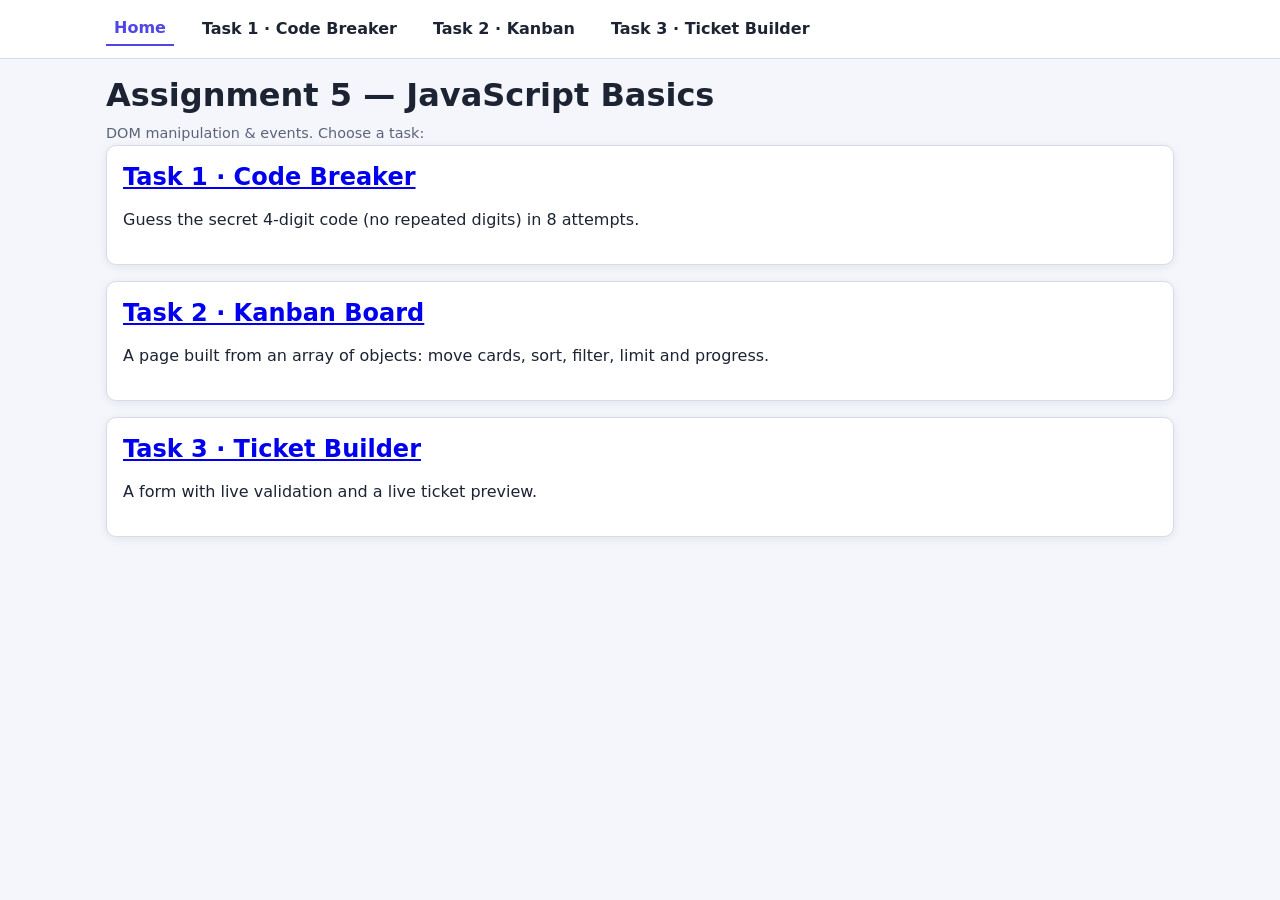
<file: index.html>
<!DOCTYPE html>
<html lang="en">
<head>
  <meta charset="UTF-8">
  <meta name="viewport" content="width=device-width, initial-scale=1">
  <title>Assignment 5 — JavaScript Basics</title>
  <link rel="stylesheet" href="css/style.css">
  
</head>
<body>
<header class="site-header"><nav aria-label="Main">
  <a href="index.html" aria-current="page">Home</a>
  <a href="task1.html">Task 1 · Code Breaker</a>
  <a href="task2.html">Task 2 · Kanban</a>
  <a href="task3.html">Task 3 · Ticket Builder</a>
</nav></header>
<main class="container">
  <h1>Assignment 5 — JavaScript Basics</h1>
  <p class="muted">DOM manipulation &amp; events. Choose a task:</p>
  <section class="card"><h2><a href="task1.html">Task 1 · Code Breaker</a></h2><p>Guess the secret 4-digit code (no repeated digits) in 8 attempts.</p></section>
  <section class="card"><h2><a href="task2.html">Task 2 · Kanban Board</a></h2><p>A page built from an array of objects: move cards, sort, filter, limit and progress.</p></section>
  <section class="card"><h2><a href="task3.html">Task 3 · Ticket Builder</a></h2><p>A form with live validation and a live ticket preview.</p></section>
</main>
</body></html>
</file>
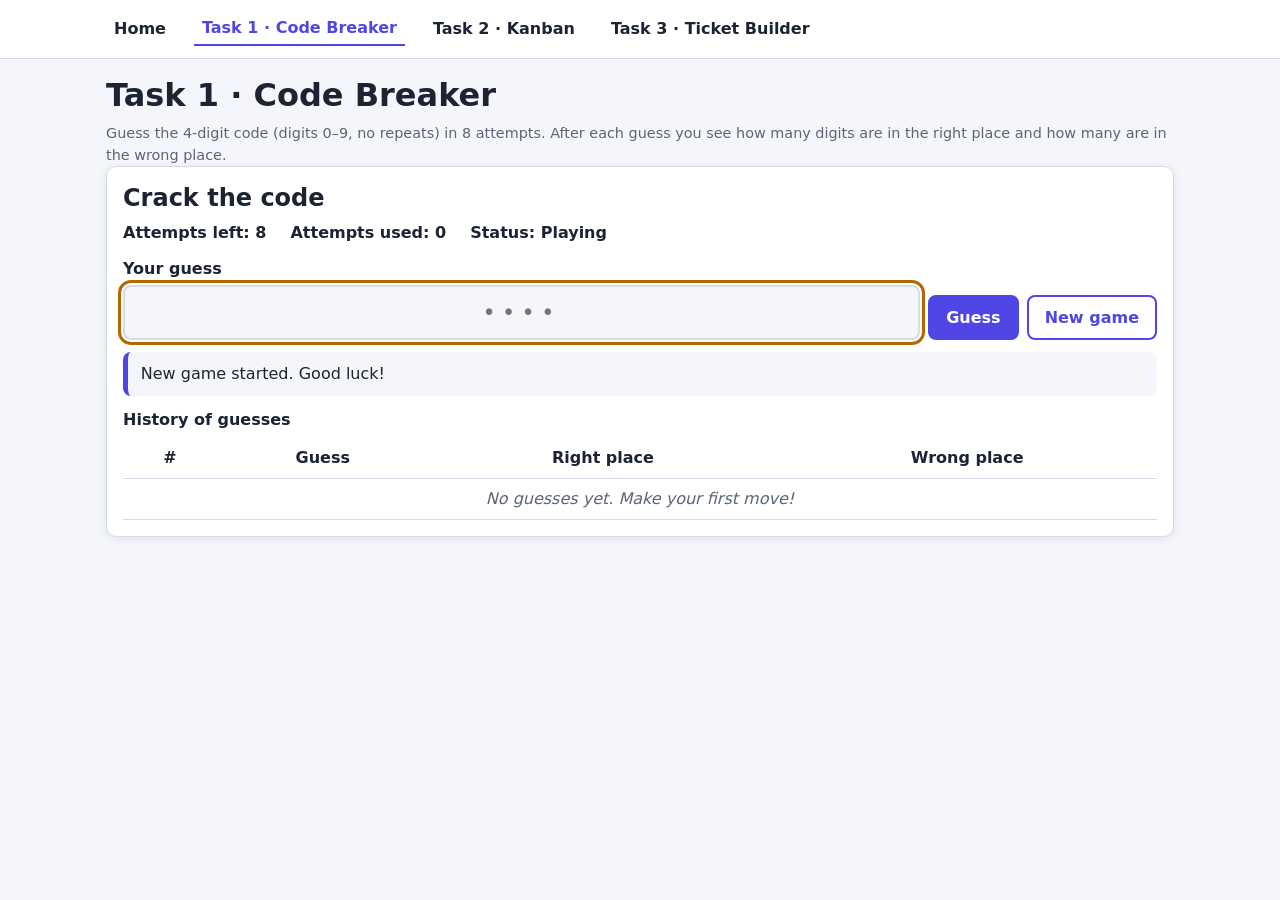
<file: task1.html>
<!DOCTYPE html>
<html lang="en">
<head>
  <meta charset="UTF-8">
  <meta name="viewport" content="width=device-width, initial-scale=1">
  <title>Task 1 — Code Breaker</title>
  <link rel="stylesheet" href="css/style.css">
  <script src="js/task1.js" defer></script>
</head>
<body>
<header class="site-header"><nav aria-label="Main">
  <a href="index.html">Home</a>
  <a href="task1.html" aria-current="page">Task 1 · Code Breaker</a>
  <a href="task2.html">Task 2 · Kanban</a>
  <a href="task3.html">Task 3 · Ticket Builder</a>
</nav></header>
<main class="container">
  <h1>Task 1 · Code Breaker</h1>
  <p id="rules" class="muted"></p>
  <section id="game" class="card" aria-labelledby="game-title">
    <h2 id="game-title">Crack the code</h2>
    <div class="status-row">
      <span>Attempts left: <span id="attempts-left">0</span></span>
      <span>Attempts used: <span id="attempts-used">0</span></span>
      <span>Status: <span id="game-status">Playing</span></span>
    </div>
    <form id="guess-form" class="guess-form" novalidate>
      <div class="field">
        <label for="guess">Your guess</label>
        <input id="guess" class="guess-input" name="guess" type="text" maxlength="12" inputmode="numeric" autocomplete="off" aria-describedby="message">
      </div>
      <button id="guess-btn" class="btn" type="submit">Guess</button>
      <button id="restart-btn" class="btn secondary" type="button">New game</button>
    </form>
    <p id="message" class="message" role="status" aria-live="polite"></p>
    <div class="table-wrap">
      <table>
        <caption>History of guesses</caption>
        <thead><tr><th scope="col">#</th><th scope="col">Guess</th><th scope="col">Right place</th><th scope="col">Wrong place</th></tr></thead>
        <tbody id="history"></tbody>
      </table>
    </div>
  </section>
</main>
</body></html>
</file>
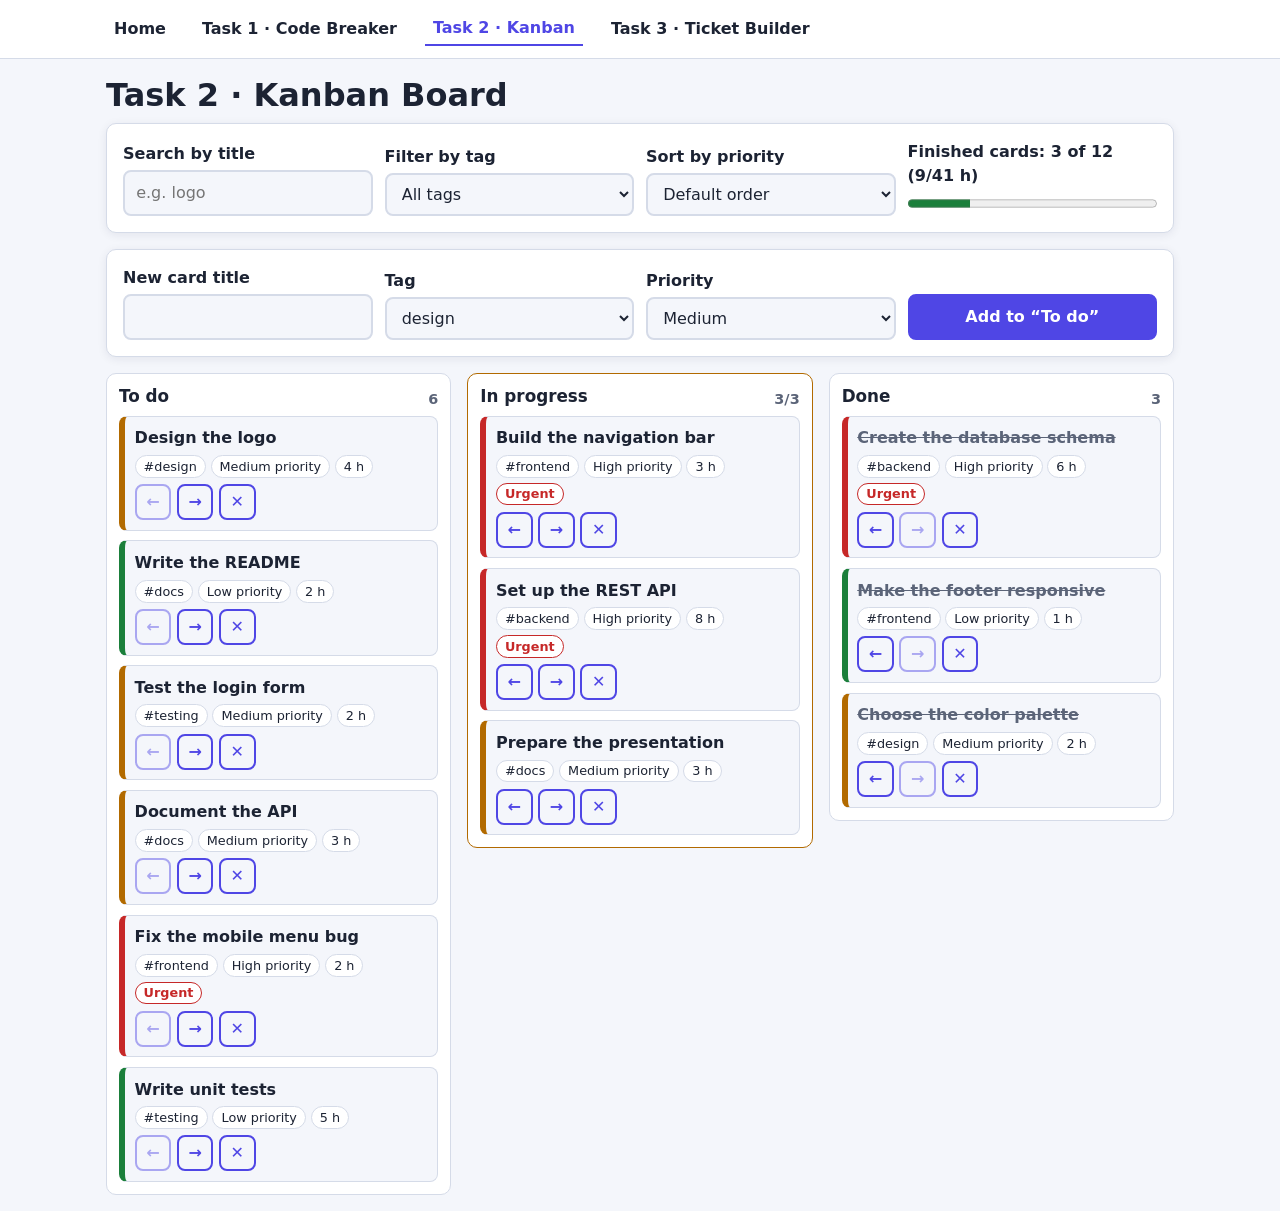
<file: task2.html>
<!DOCTYPE html>
<html lang="en">
<head>
  <meta charset="UTF-8">
  <meta name="viewport" content="width=device-width, initial-scale=1">
  <title>Task 2 — Kanban Board</title>
  <link rel="stylesheet" href="css/style.css">
  <script src="js/task2.js" defer></script>
</head>
<body>
<header class="site-header"><nav aria-label="Main">
  <a href="index.html">Home</a>
  <a href="task1.html">Task 1 · Code Breaker</a>
  <a href="task2.html" aria-current="page">Task 2 · Kanban</a>
  <a href="task3.html">Task 3 · Ticket Builder</a>
</nav></header>
<main class="container">
  <h1>Task 2 · Kanban Board</h1>
  <section class="card" aria-label="Controls">
    <div class="toolbar">
      <div><label for="search">Search by title</label><input id="search" type="search" placeholder="e.g. logo" autocomplete="off"></div>
      <div><label for="filter-tag">Filter by tag</label><select id="filter-tag"></select></div>
      <div><label for="sort">Sort by priority</label>
        <select id="sort">
          <option value="none">Default order</option>
          <option value="desc">High → Low</option>
          <option value="asc">Low → High</option>
        </select></div>
      <div class="progress-box"><label for="progress">Finished cards: <span id="progress-text"></span></label><progress id="progress" max="1" value="0"></progress></div>
    </div>
  </section>
  <section class="card" aria-label="Add a card">
    <form id="add-form" class="add-form" novalidate>
      <div><label for="new-title">New card title</label><input id="new-title" autocomplete="off"></div>
      <div><label for="new-tag">Tag</label><select id="new-tag"></select></div>
      <div><label for="new-priority">Priority</label>
        <select id="new-priority"><option value="1">Low</option><option value="2" selected>Medium</option><option value="3">High</option></select></div>
      <button class="btn" type="submit">Add to “To do”</button>
    </form>
  </section>
  <p id="message" class="message" role="status" aria-live="polite"></p>
  <p id="empty-all" class="message is-warning empty-all" role="status"></p>
  <div id="board" class="board"></div>
</main>
</body></html>
</file>
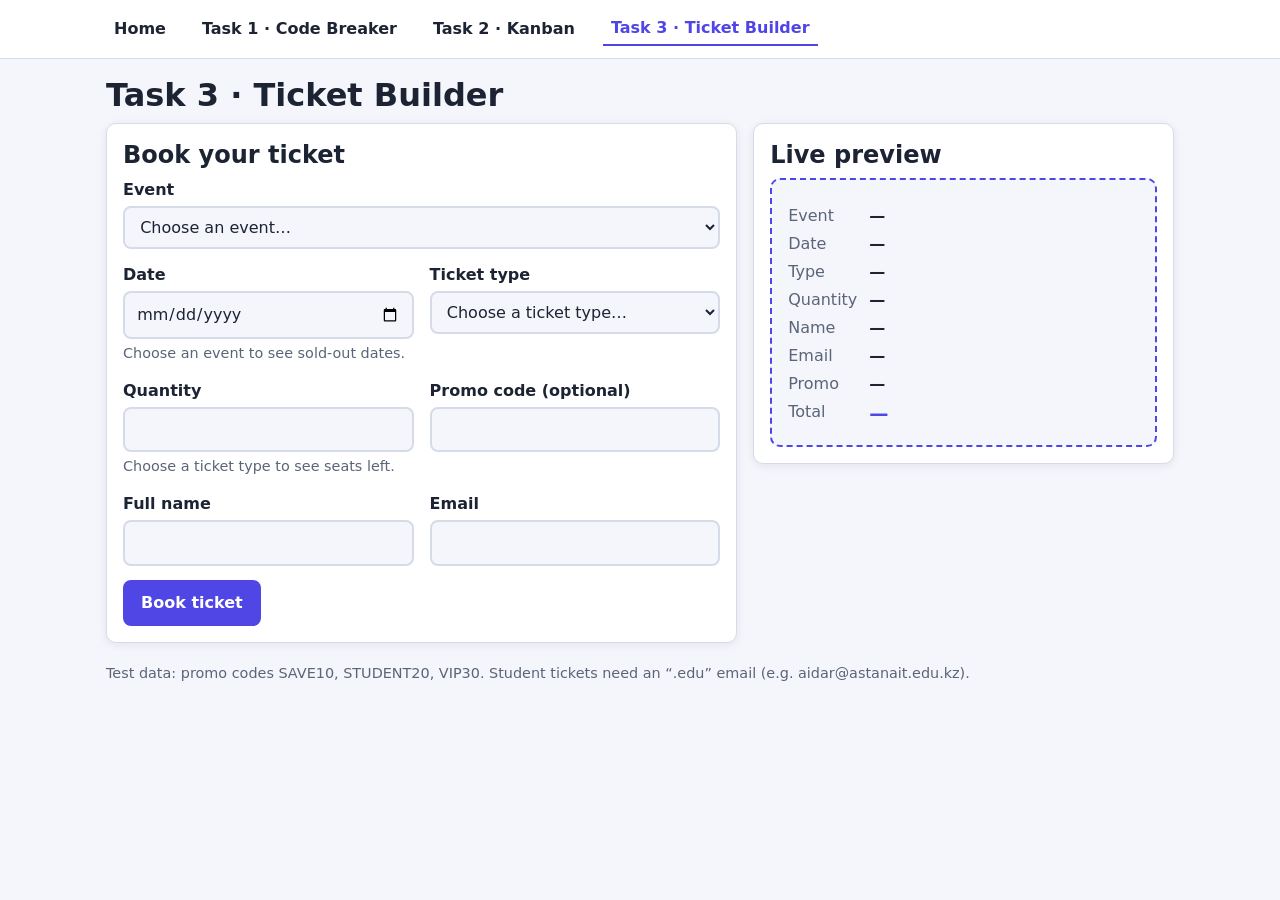
<file: task3.html>
<!DOCTYPE html>
<html lang="en">
<head>
  <meta charset="UTF-8">
  <meta name="viewport" content="width=device-width, initial-scale=1">
  <title>Task 3 — Ticket Builder</title>
  <link rel="stylesheet" href="css/style.css">
  <script src="js/task3.js" defer></script>
</head>
<body>
<header class="site-header"><nav aria-label="Main">
  <a href="index.html">Home</a>
  <a href="task1.html">Task 1 · Code Breaker</a>
  <a href="task2.html">Task 2 · Kanban</a>
  <a href="task3.html" aria-current="page">Task 3 · Ticket Builder</a>
</nav></header>
<main class="container">
  <h1>Task 3 · Ticket Builder</h1>
  <div class="layout">
    <section class="card" aria-labelledby="form-title">
      <h2 id="form-title">Book your ticket</h2>
      <p id="error-summary" class="message" role="alert" tabindex="-1"></p>
      <form id="booking-form" novalidate>
        <div class="form-grid">
          <div class="field full">
            <label for="event">Event</label>
            <select id="event" name="event" required aria-describedby="event-error"></select>
            <p class="error" id="event-error"></p>
          </div>
          <div class="field">
            <label for="date">Date</label>
            <input id="date" name="date" type="date" required aria-describedby="date-hint date-error">
            <p class="hint" id="date-hint"></p>
            <p class="error" id="date-error"></p>
          </div>
          <div class="field">
            <label for="type">Ticket type</label>
            <select id="type" name="type" required aria-describedby="type-error"></select>
            <p class="error" id="type-error"></p>
          </div>
          <div class="field">
            <label for="quantity">Quantity</label>
            <input id="quantity" name="quantity" type="number" min="1" max="10" step="1" required inputmode="numeric" aria-describedby="quantity-hint quantity-error">
            <p class="hint" id="quantity-hint"></p>
            <p class="error" id="quantity-error"></p>
          </div>
          <div class="field">
            <label for="promo">Promo code (optional)</label>
            <input id="promo" name="promo" type="text" autocomplete="off" aria-describedby="promo-error">
            <p class="error" id="promo-error"></p>
          </div>
          <div class="field">
            <label for="name">Full name</label>
            <input id="name" name="name" type="text" required minlength="3" autocomplete="name" aria-describedby="name-error">
            <p class="error" id="name-error"></p>
          </div>
          <div class="field">
            <label for="email">Email</label>
            <input id="email" name="email" type="email" required autocomplete="email" aria-describedby="email-error">
            <p class="error" id="email-error"></p>
          </div>
          <div class="field full"><button class="btn" type="submit">Book ticket</button></div>
        </div>
      </form>
    </section>
    <aside class="card preview" aria-labelledby="preview-title">
      <h2 id="preview-title">Live preview</h2>
      <div class="ticket" aria-live="polite">
        <dl>
          <dt>Event</dt><dd id="pv-event">—</dd>
          <dt>Date</dt><dd id="pv-date">—</dd>
          <dt>Type</dt><dd id="pv-type">—</dd>
          <dt>Quantity</dt><dd id="pv-quantity">—</dd>
          <dt>Name</dt><dd id="pv-name">—</dd>
          <dt>Email</dt><dd id="pv-email">—</dd>
          <dt>Promo</dt><dd id="pv-promo">—</dd>
          <dt>Total</dt><dd id="pv-total" class="total">—</dd>
        </dl>
      </div>
    </aside>
  </div>
  <section id="result" class="card" aria-live="polite" tabindex="-1" hidden></section>
  <p class="hint">Test data: promo codes SAVE10, STUDENT20, VIP30. Student tickets need an “.edu” email (e.g. aidar@astanait.edu.kz).</p>
</main>
</body></html>
</file>
<file: css/style.css>
/* ===== Assignment 5 — shared styles ===== */
:root {
  --bg: #f4f6fb;
  --surface: #ffffff;
  --text: #1c2333;
  --muted: #5b6478;
  --primary: #4f46e5;
  --primary-hover: #4338ca;
  --border: #d5dbe8;
  --error: #c62828;
  --error-bg: #fdecea;
  --success: #1b7f3b;
  --success-bg: #e6f6ec;
  --warning: #b26a00;
  --warning-bg: #fff4e0;
  --radius: 10px;
  --shadow: 0 2px 10px rgba(20, 30, 60, 0.08);
  --font: "Segoe UI", system-ui, -apple-system, Roboto, Arial, sans-serif;
}
@media (prefers-color-scheme: dark) {
  :root {
    --bg: #12151f; --surface: #1b2030; --text: #e8ecf8; --muted: #a2abc2;
    --primary: #7b8cff; --primary-hover: #94a1ff; --border: #34405c;
    --error: #ff8a80; --error-bg: #3a1c1c; --success: #6fdc8c; --success-bg: #16301f;
    --warning: #ffc266; --warning-bg: #3a2c12; --shadow: none;
  }
}
*, *::before, *::after { box-sizing: border-box; }
html { scroll-behavior: smooth; }
body { margin: 0; font-family: var(--font); background: var(--bg); color: var(--text); line-height: 1.5; overflow-wrap: anywhere; }
h1, h2, h3 { line-height: 1.25; margin: 0 0 .5rem; }
.container { width: min(1100px, 100%); margin: 0 auto; padding: 1rem; }
.site-header { background: var(--surface); border-bottom: 1px solid var(--border); }
.site-header nav { width: min(1100px, 100%); margin: 0 auto; padding: .75rem 1rem; display: flex; flex-wrap: wrap; gap: .5rem 1.25rem; align-items: center; }
.site-header a { color: var(--text); text-decoration: none; font-weight: 600; padding: .25rem .5rem; border-radius: 6px; }
.site-header a:hover { background: var(--bg); color: var(--primary); }
.site-header a[aria-current="page"] { color: var(--primary); border-bottom: 2px solid var(--primary); border-radius: 0; }
.card { background: var(--surface); border: 1px solid var(--border); border-radius: var(--radius); padding: 1rem; box-shadow: var(--shadow); margin-bottom: 1rem; }
.hint, .muted { color: var(--muted); font-size: .9rem; margin: .25rem 0 0; }

/* ----- buttons ----- */
.btn { font: inherit; font-weight: 600; cursor: pointer; border: 2px solid var(--primary); background: var(--primary); color: #fff; padding: .55rem 1rem; border-radius: 8px; transition: background .15s, transform .05s; }
.btn:hover:not(:disabled) { background: var(--primary-hover); border-color: var(--primary-hover); }
.btn:active:not(:disabled) { transform: translateY(1px); }
.btn.secondary { background: transparent; color: var(--primary); }
.btn.secondary:hover:not(:disabled) { background: var(--bg); color: var(--primary-hover); }
.btn:disabled { opacity: .45; cursor: not-allowed; }
:focus-visible { outline: 3px solid var(--warning); outline-offset: 2px; }

/* ----- inputs ----- */
label { display: block; font-weight: 600; margin-bottom: .25rem; }
input, select { font: inherit; width: 100%; padding: .55rem .7rem; border: 2px solid var(--border); border-radius: 8px; background: var(--bg); color: var(--text); }
input:hover:not(:disabled), select:hover:not(:disabled) { border-color: var(--primary); }
input:disabled, select:disabled { opacity: .55; cursor: not-allowed; }
input.invalid, select.invalid { border-color: var(--error); background: var(--error-bg); }
input.valid, select.valid { border-color: var(--success); }
.error { color: var(--error); font-size: .9rem; margin: .25rem 0 0; font-weight: 600; }
.error:empty { display: none; }

/* ----- messages ----- */
.message { margin: .75rem 0; padding: .6rem .8rem; border-radius: 8px; border-left: 5px solid var(--border); background: var(--bg); }
.message:empty { display: none; }
.message.is-error { border-color: var(--error); background: var(--error-bg); color: var(--error); }
.message.is-success { border-color: var(--success); background: var(--success-bg); color: var(--success); }
.message.is-info { border-color: var(--primary); }
.message.is-warning { border-color: var(--warning); background: var(--warning-bg); color: var(--warning); }

/* ----- Task 1 ----- */
.status-row { display: flex; flex-wrap: wrap; gap: .5rem 1.5rem; margin-bottom: .75rem; font-weight: 600; }
.guess-form { display: flex; flex-wrap: wrap; gap: .5rem; align-items: flex-end; }
.guess-form .field { flex: 1 1 200px; }
.guess-input { font-size: 1.4rem; letter-spacing: .4rem; text-align: center; }
.table-wrap { overflow-x: auto; margin-top: .75rem; }
table { width: 100%; border-collapse: collapse; }
th, td { padding: .5rem .6rem; border-bottom: 1px solid var(--border); text-align: center; }
caption { text-align: left; font-weight: 700; padding-bottom: .4rem; }
.empty-row td { color: var(--muted); font-style: italic; }
.game-win { border-color: var(--success); background: var(--success-bg); }
.game-loss { border-color: var(--error); background: var(--error-bg); }
.pill { display: inline-block; min-width: 2rem; padding: 0 .5rem; border-radius: 999px; font-weight: 700; }
.pill.exact { background: var(--success-bg); color: var(--success); }
.pill.near { background: var(--warning-bg); color: var(--warning); }

/* ----- Task 2 ----- */
.toolbar { display: grid; grid-template-columns: repeat(auto-fit, minmax(170px, 1fr)); gap: .75rem; align-items: end; }
.progress-box progress { width: 100%; height: 1.1rem; accent-color: var(--success); }
.board { display: grid; grid-template-columns: repeat(3, minmax(0, 1fr)); gap: 1rem; align-items: start; }
.column { background: var(--surface); border: 1px solid var(--border); border-radius: var(--radius); padding: .75rem; min-height: 8rem; }
.column.is-full { border-color: var(--warning); }
.column h2 { font-size: 1.05rem; display: flex; justify-content: space-between; gap: .5rem; }
.card-list { list-style: none; margin: 0; padding: 0; display: grid; gap: .6rem; }
.card-item { background: var(--bg); border: 1px solid var(--border); border-left: 6px solid var(--border); border-radius: 8px; padding: .6rem; }
.card-item:hover { border-color: var(--primary); }
.card-item.prio-3 { border-left-color: var(--error); }
.card-item.prio-2 { border-left-color: var(--warning); }
.card-item.prio-1 { border-left-color: var(--success); }
.card-item.is-done .card-title { text-decoration: line-through; color: var(--muted); }
.card-title { font-weight: 700; margin: 0 0 .3rem; }
.meta { display: flex; flex-wrap: wrap; gap: .3rem; font-size: .8rem; margin-bottom: .4rem; }
.badge { padding: .05rem .5rem; border-radius: 999px; border: 1px solid var(--border); background: var(--surface); }
.badge.urgent { border-color: var(--error); color: var(--error); font-weight: 700; }
.card-actions { display: flex; gap: .35rem; }
.card-actions .btn { padding: .25rem .6rem; }
.empty-note { color: var(--muted); font-style: italic; text-align: center; padding: .75rem; }
.empty-all { text-align: center; }
.add-form { display: grid; grid-template-columns: repeat(auto-fit, minmax(150px, 1fr)); gap: .75rem; align-items: end; }

/* ----- Task 3 ----- */
.layout { display: grid; grid-template-columns: minmax(0, 3fr) minmax(0, 2fr); gap: 1rem; align-items: start; }
.form-grid { display: grid; grid-template-columns: repeat(2, minmax(0, 1fr)); gap: .9rem 1rem; }
.field.full { grid-column: 1 / -1; }
.preview { position: sticky; top: 1rem; }
.ticket { border: 2px dashed var(--primary); border-radius: var(--radius); padding: 1rem; background: var(--bg); }
.ticket.is-ready { border-style: solid; border-color: var(--success); background: var(--success-bg); }
.ticket dl { display: grid; grid-template-columns: auto 1fr; gap: .25rem .75rem; margin: .5rem 0 0; }
.ticket dt { color: var(--muted); }
.ticket dd { margin: 0; font-weight: 600; }
.ticket .code { font-family: ui-monospace, Consolas, monospace; font-size: 1.3rem; letter-spacing: .1rem; }
.ticket .total { font-size: 1.2rem; color: var(--primary); }
.rules-table td, .rules-table th { text-align: left; }

@media (max-width: 800px) {
  .board, .layout, .form-grid { grid-template-columns: 1fr; }
  .preview { position: static; }
}
</file>
